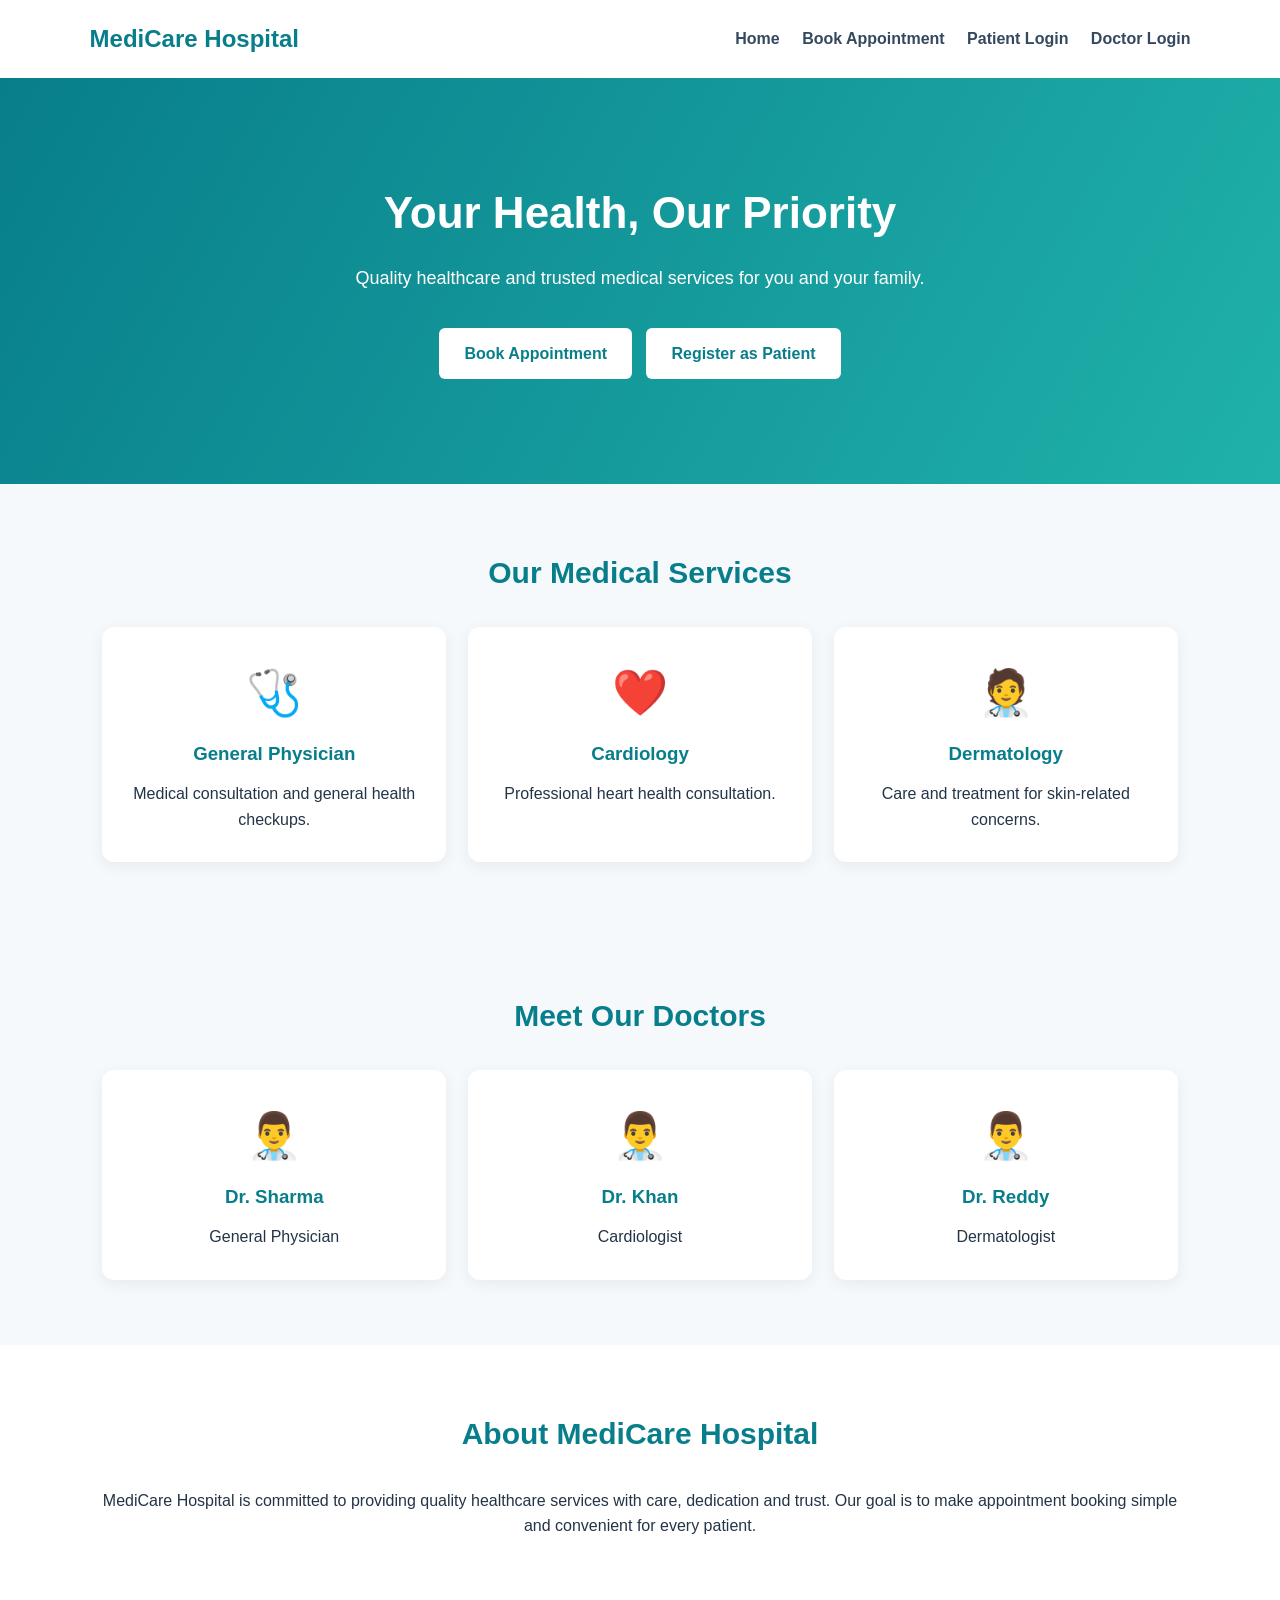
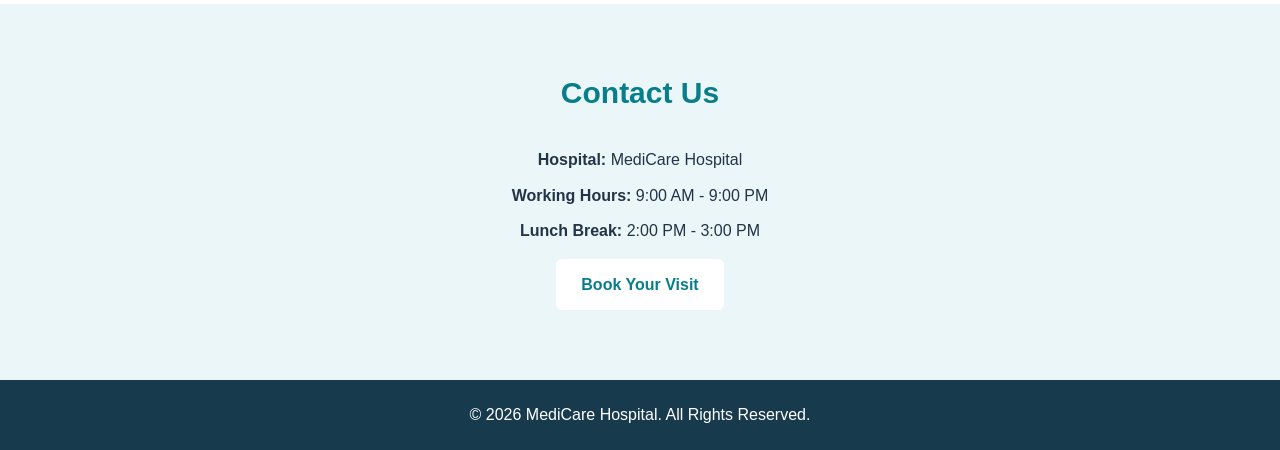
<file: appointments/templates/home.html>
<!DOCTYPE html>
<html lang="en">
<head>
    <meta charset="UTF-8">
    <meta name="viewport" content="width=device-width, initial-scale=1.0">
    <title>MediCare Hospital</title>

    <style>
        * {
            margin: 0;
            padding: 0;
            box-sizing: border-box;
        }

        body {
            font-family: Arial, sans-serif;
            background: #f5f9fc;
            color: #243447;
            line-height: 1.6;
        }

        nav {
            background: white;
            padding: 20px 7%;
            display: flex;
            justify-content: space-between;
            align-items: center;
            box-shadow: 0 2px 10px #00000010;
            flex-wrap: wrap;
        }

        nav h2 {
            color: #087e8b;
        }

        nav a {
            text-decoration: none;
            color: #34495e;
            margin-left: 18px;
            font-weight: bold;
        }

        nav a:hover {
            color: #087e8b;
        }

        .hero {
            padding: 100px 8%;
            text-align: center;
            background: linear-gradient(120deg, #087e8b, #20b2aa);
            color: white;
        }

        .hero h1 {
            font-size: 44px;
            margin-bottom: 15px;
        }

        .hero p {
            font-size: 18px;
            margin-bottom: 30px;
        }

        .btn {
            display: inline-block;
            padding: 13px 25px;
            background: white;
            color: #087e8b;
            text-decoration: none;
            border-radius: 6px;
            font-weight: bold;
            margin: 5px;
        }

        .btn:hover {
            background: #e8fafa;
        }

        .section {
            padding: 65px 8%;
            text-align: center;
        }

        .section h2 {
            color: #087e8b;
            margin-bottom: 30px;
            font-size: 30px;
        }

        .cards {
            display: grid;
            grid-template-columns: repeat(auto-fit, minmax(220px, 1fr));
            gap: 22px;
        }

        .card {
            background: white;
            padding: 30px 20px;
            border-radius: 12px;
            box-shadow: 0 4px 15px #00000010;
        }

        .card h3 {
            color: #087e8b;
            margin-bottom: 12px;
        }

        .doctor-icon {
            font-size: 45px;
            margin-bottom: 10px;
        }

        .about {
            background: white;
        }

        .contact {
            background: #eaf6f7;
        }

        .contact p {
            margin: 10px;
        }

        footer {
            background: #173b4d;
            color: white;
            text-align: center;
            padding: 22px;
        }

        @media(max-width: 650px) {
            nav {
                flex-direction: column;
                gap: 15px;
            }

            nav a {
                margin: 5px;
                display: inline-block;
            }

            .hero h1 {
                font-size: 32px;
            }
        }
    </style>
</head>

<body>

    <nav>
        <h2>MediCare Hospital</h2>

        <div>
            <a href="/">Home</a>
            <a href="/booking/">Book Appointment</a>
            <a href="/patient/login/">Patient Login</a>
            <a href="/doctor/login/">Doctor Login</a>
        </div>
    </nav>

    <!-- Hero Section -->
    <section class="hero">
        <h1>Your Health, Our Priority</h1>

        <p>
            Quality healthcare and trusted medical services
            for you and your family.
        </p>

        <a href="/booking/" class="btn">Book Appointment</a>
        <a href="/patient/register/" class="btn">Register as Patient</a>
    </section>

    <!-- Services Section -->
    <section class="section">
        <h2>Our Medical Services</h2>

        <div class="cards">

            <div class="card">
                <div class="doctor-icon">🩺</div>
                <h3>General Physician</h3>
                <p>Medical consultation and general health checkups.</p>
            </div>

            <div class="card">
                <div class="doctor-icon">❤️</div>
                <h3>Cardiology</h3>
                <p>Professional heart health consultation.</p>
            </div>

            <div class="card">
                <div class="doctor-icon">🧑‍⚕️</div>
                <h3>Dermatology</h3>
                <p>Care and treatment for skin-related concerns.</p>
            </div>

        </div>
    </section>

    <!-- Doctors Section -->
    <section class="section">
        <h2>Meet Our Doctors</h2>

        <div class="cards">

            <div class="card">
                <div class="doctor-icon">👨‍⚕️</div>
                <h3>Dr. Sharma</h3>
                <p>General Physician</p>
            </div>

            <div class="card">
                <div class="doctor-icon">👨‍⚕️</div>
                <h3>Dr. Khan</h3>
                <p>Cardiologist</p>
            </div>

            <div class="card">
                <div class="doctor-icon">👨‍⚕️</div>
                <h3>Dr. Reddy</h3>
                <p>Dermatologist</p>
            </div>

        </div>
    </section>

    <!-- About Section -->
    <section class="section about">
        <h2>About MediCare Hospital</h2>

        <p>
            MediCare Hospital is committed to providing quality
            healthcare services with care, dedication and trust.
            Our goal is to make appointment booking simple and
            convenient for every patient.
        </p>
    </section>

    <!-- Contact Section -->
    <section class="section contact">
        <h2>Contact Us</h2>

        <p><strong>Hospital:</strong> MediCare Hospital</p>
        <p><strong>Working Hours:</strong> 9:00 AM - 9:00 PM</p>
        <p><strong>Lunch Break:</strong> 2:00 PM - 3:00 PM</p>

        <a href="/booking/" class="btn">Book Your Visit</a>
    </section>

    <footer>
        <p>© 2026 MediCare Hospital. All Rights Reserved.</p>
    </footer>

</body>
</html>
</file>
